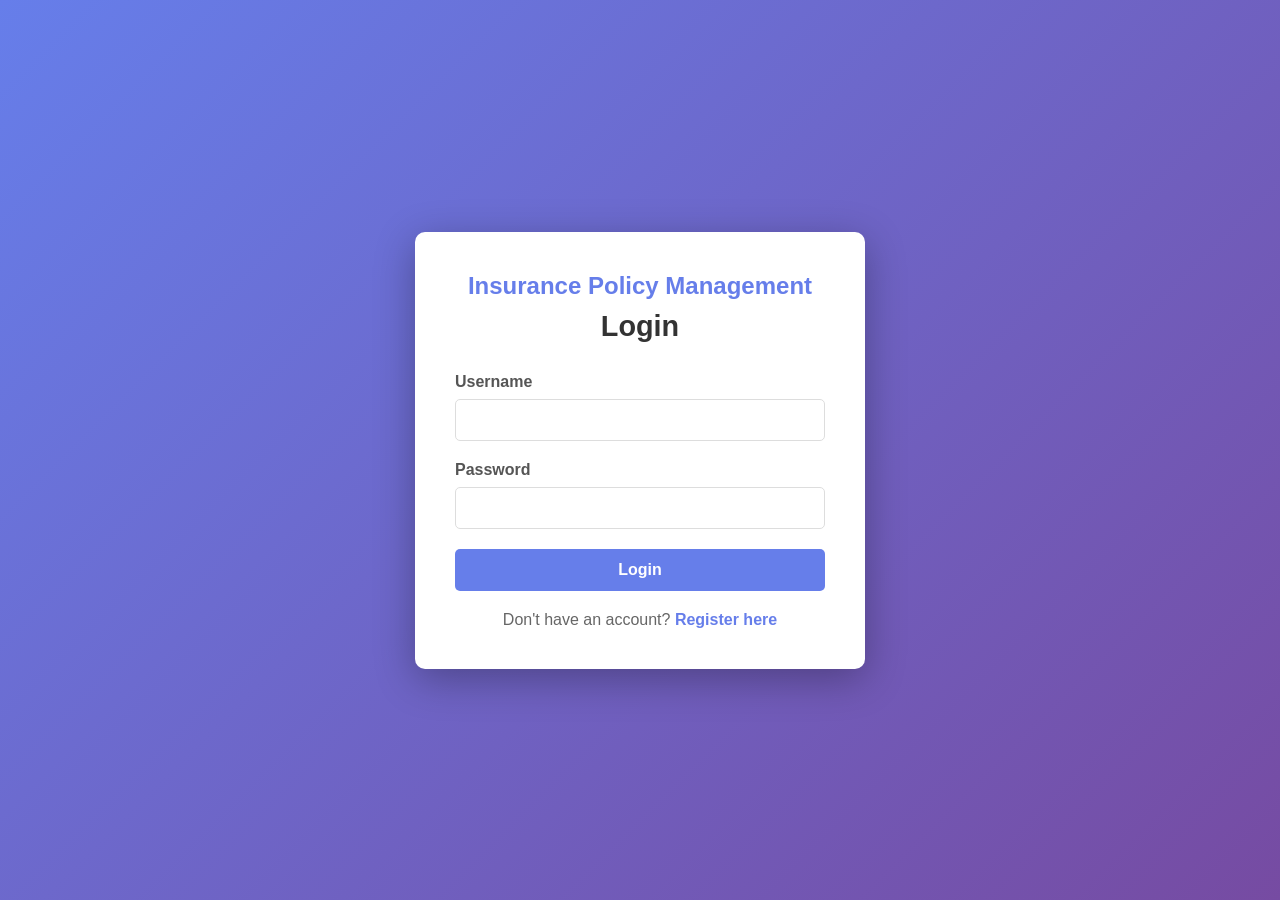
<file: frontend/index.html>
<!DOCTYPE html>
<html lang="en">
<head>
    <meta charset="UTF-8">
    <meta name="viewport" content="width=device-width, initial-scale=1.0">
    <title>Insurance Policy Management</title>
    <link rel="stylesheet" href="styles.css">
</head>
<body>
    <!-- Sidebar Navigation -->
    <aside class="sidebar">
        <div class="sidebar-header">
            <h2>📋 Policy Manager</h2>
        </div>
        <nav class="sidebar-nav">
            <a href="#" class="nav-item active" data-section="dashboard">
                <span class="icon">📊</span>
                <span>Dashboard</span>
            </a>
            <a href="#" class="nav-item" data-section="add-policy">
                <span class="icon">➕</span>
                <span>Add Policy</span>
            </a>
            <a href="#" class="nav-item" data-section="all-policies">
                <span class="icon">📄</span>
                <span>All Policies</span>
            </a>
        </nav>
        <div class="sidebar-footer">
            <div class="user-info">
                <div class="user-avatar">👤</div>
                <div class="user-details">
                    <span id="user-display" class="user-name"></span>
                    <span class="user-role">Administrator</span>
                </div>
            </div>
            <button class="btn-logout" onclick="logout()">
                <span>🚪</span> Logout
            </button>
        </div>
    </aside>

    <!-- Main Content -->
    <main class="main-content">
        <!-- Top Bar -->
        <header class="top-bar">
            <div class="page-title">
                <h1 id="page-title">Dashboard</h1>
                <p id="page-subtitle">Overview of your insurance policies</p>
            </div>
            <div class="top-actions">
                <button class="btn btn-icon" id="refresh-btn" title="Refresh">
                    🔄
                </button>
            </div>
        </header>

        <!-- Dashboard Section -->
        <section id="dashboard-section" class="content-section active">
            <div class="stats-grid">
                <div class="stat-card stat-primary">
                    <div class="stat-icon">📊</div>
                    <div class="stat-info">
                        <h3 id="total-policies">0</h3>
                        <p>Total Policies</p>
                    </div>
                </div>
                <div class="stat-card stat-success">
                    <div class="stat-icon">✅</div>
                    <div class="stat-info">
                        <h3 id="active-policies">0</h3>
                        <p>Active Policies</p>
                    </div>
                </div>
                <div class="stat-card stat-danger">
                    <div class="stat-icon">⚠️</div>
                    <div class="stat-info">
                        <h3 id="expired-policies">0</h3>
                        <p>Expired Policies</p>
                    </div>
                </div>
                <div class="stat-card stat-warning">
                    <div class="stat-icon">❌</div>
                    <div class="stat-info">
                        <h3 id="cancelled-policies">0</h3>
                        <p>Cancelled Policies</p>
                    </div>
                </div>
            </div>

            <div class="dashboard-content">
                <div class="card">
                    <div class="card-header">
                        <h3>Recent Policies</h3>
                        <a href="#" class="link" onclick="showSection('all-policies')">View All →</a>
                    </div>
                    <div class="card-body">
                        <div id="recent-policies" class="policy-list"></div>
                    </div>
                </div>
            </div>
        </section>

        <!-- Add Policy Section -->
        <section id="add-policy-section" class="content-section">
            <div class="card">
                <div class="card-header">
                    <h3 id="form-title">Add New Policy</h3>
                </div>
                <div class="card-body">
                    <div id="message" class="message"></div>
                    <form id="policy-form" class="modern-form">
                        <input type="hidden" id="policy-id">
                        
                        <div class="form-grid">
                            <div class="form-group">
                                <label for="holder-name">
                                    <span class="label-icon">👤</span>
                                    Policy Holder Name *
                                </label>
                                <input type="text" id="holder-name" placeholder="Enter holder name" required>
                            </div>

                            <div class="form-group">
                                <label for="policy-type">
                                    <span class="label-icon">📋</span>
                                    Policy Type *
                                </label>
                                <select id="policy-type" required>
                                    <option value="">Select Type</option>
                                    <option value="Life">🫀 Life Insurance</option>
                                    <option value="Health">🏥 Health Insurance</option>
                                    <option value="Vehicle">🚗 Vehicle Insurance</option>
                                    <option value="Property">🏠 Property Insurance</option>
                                </select>
                            </div>

                            <div class="form-group">
                                <label for="premium">
                                    <span class="label-icon">💰</span>
                                    Premium Amount *
                                </label>
                                <input type="number" id="premium" placeholder="0.00" step="0.01" min="0" required>
                            </div>

                            <div class="form-group">
                                <label for="status">
                                    <span class="label-icon">📌</span>
                                    Status *
                                </label>
                                <select id="status" required>
                                    <option value="">Select Status</option>
                                    <option value="Active">✅ Active</option>
                                    <option value="Expired">⚠️ Expired</option>
                                    <option value="Cancelled">❌ Cancelled</option>
                                </select>
                            </div>

                            <div class="form-group">
                                <label for="start-date">
                                    <span class="label-icon">📅</span>
                                    Start Date *
                                </label>
                                <input type="date" id="start-date" required>
                            </div>

                            <div class="form-group">
                                <label for="end-date">
                                    <span class="label-icon">📅</span>
                                    End Date *
                                </label>
                                <input type="date" id="end-date" required>
                            </div>
                        </div>

                        <div class="form-actions">
                            <button type="submit" class="btn btn-primary" id="submit-btn">
                                <span>💾</span> Save Policy
                            </button>
                            <button type="button" class="btn btn-secondary" id="cancel-btn">
                                <span>❌</span> Cancel
                            </button>
                        </div>
                    </form>
                </div>
            </div>
        </section>

        <!-- All Policies Section -->
        <section id="all-policies-section" class="content-section">
            <div class="card">
                <div class="card-header">
                    <h3>All Policies</h3>
                    <div class="header-actions">
                        <div class="search-box">
                            <input type="text" id="search-input" placeholder="🔍 Search by holder name...">
                            <button class="btn btn-search" id="search-btn">Search</button>
                        </div>
                        <select id="filter-status" class="filter-select">
                            <option value="">All Status</option>
                            <option value="Active">Active</option>
                            <option value="Expired">Expired</option>
                            <option value="Cancelled">Cancelled</option>
                        </select>
                    </div>
                </div>
                <div class="card-body">
                    <div class="table-container">
                        <table id="policy-table" class="modern-table">
                            <thead>
                                <tr>
                                    <th>ID</th>
                                    <th>Holder Name</th>
                                    <th>Type</th>
                                    <th>Premium</th>
                                    <th>Start Date</th>
                                    <th>End Date</th>
                                    <th>Status</th>
                                    <th>Actions</th>
                                </tr>
                            </thead>
                            <tbody id="policy-tbody">
                                <tr>
                                    <td colspan="8" class="no-data">
                                        <div class="empty-state">
                                            <span class="empty-icon">📋</span>
                                            <p>No policies found</p>
                                            <small>Add a new policy to get started</small>
                                        </div>
                                    </td>
                                </tr>
                            </tbody>
                        </table>
                    </div>
                </div>
            </div>
        </section>
    </main>

    <script src="app.js"></script>
</body>
</html>
</file>
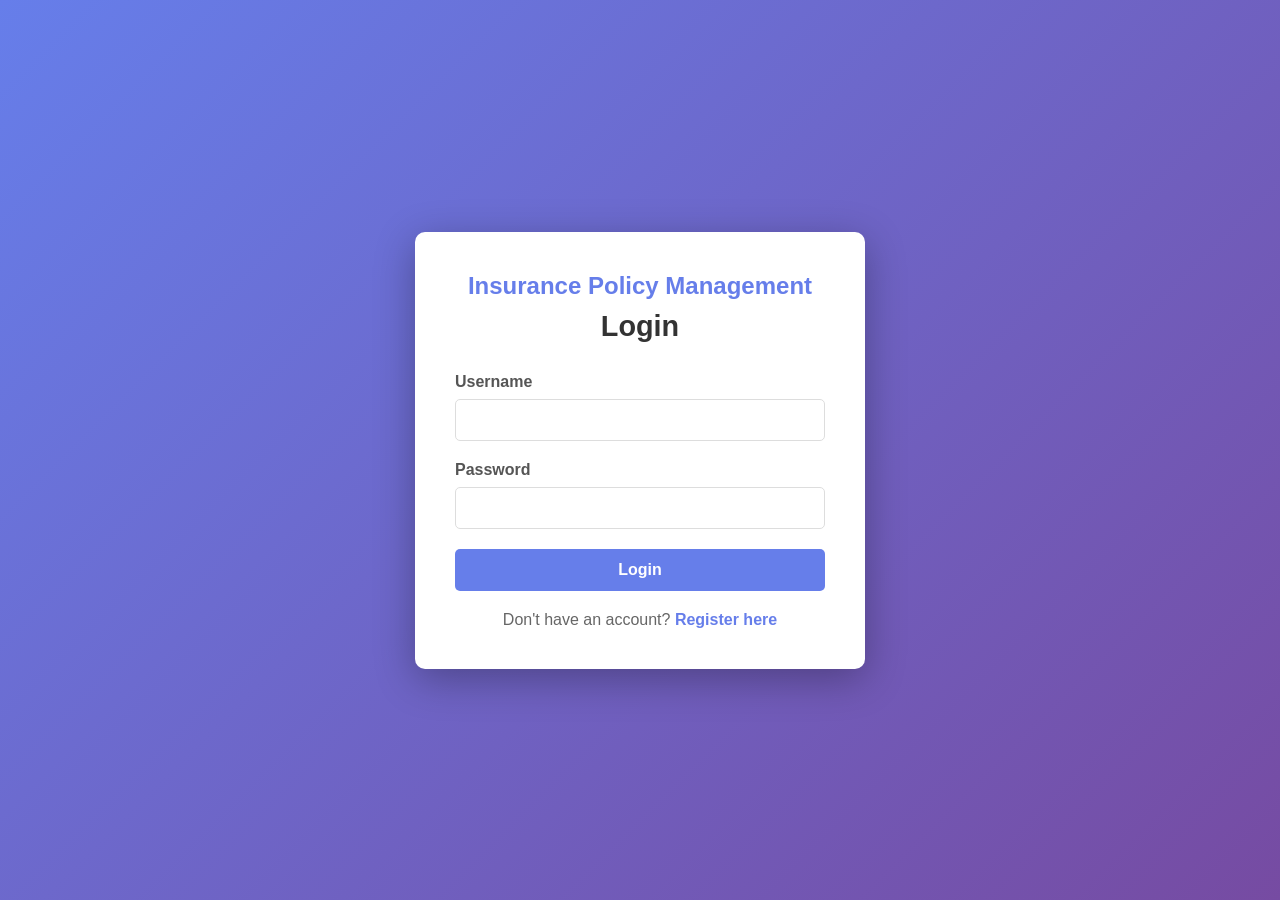
<file: frontend/login.html>
<!DOCTYPE html>
<html lang="en">
<head>
    <meta charset="UTF-8">
    <meta name="viewport" content="width=device-width, initial-scale=1.0">
    <title>Login - Insurance Policy Management</title>
    <link rel="stylesheet" href="auth-styles.css">
</head>
<body>
    <div class="auth-container">
        <div class="auth-box">
            <h1>Insurance Policy Management</h1>
            <h2>Login</h2>
            
            <div id="message" class="message"></div>
            
            <form id="login-form">
                <div class="form-group">
                    <label for="username">Username</label>
                    <input type="text" id="username" required>
                </div>
                
                <div class="form-group">
                    <label for="password">Password</label>
                    <input type="password" id="password" required>
                </div>
                
                <button type="submit" class="btn btn-primary">Login</button>
            </form>
            
            <p class="auth-link">
                Don't have an account? <a href="register.html">Register here</a>
            </p>
        </div>
    </div>
    
    <script src="auth.js"></script>
</body>
</html>
</file>
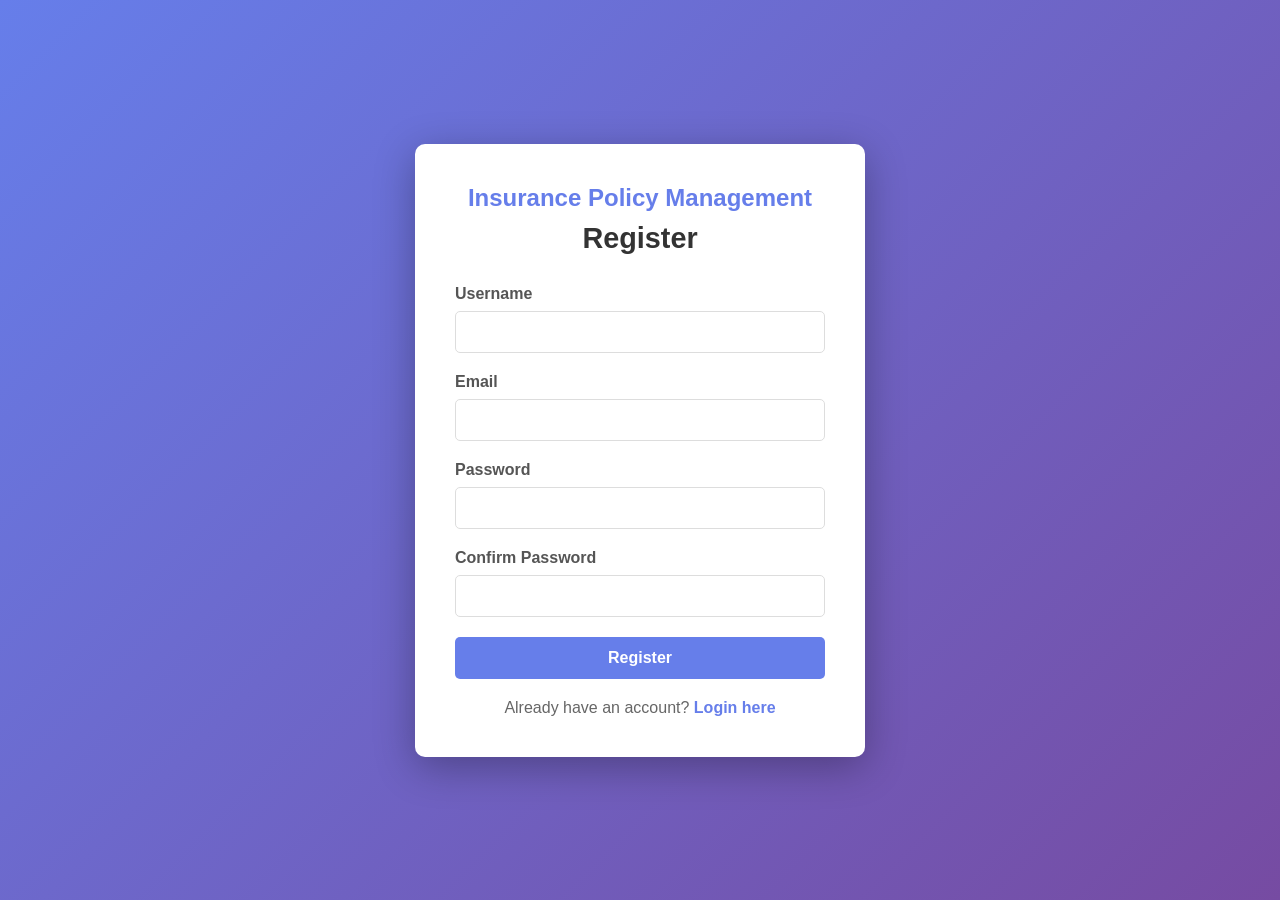
<file: frontend/register.html>
<!DOCTYPE html>
<html lang="en">
<head>
    <meta charset="UTF-8">
    <meta name="viewport" content="width=device-width, initial-scale=1.0">
    <title>Register - Insurance Policy Management</title>
    <link rel="stylesheet" href="auth-styles.css">
</head>
<body>
    <div class="auth-container">
        <div class="auth-box">
            <h1>Insurance Policy Management</h1>
            <h2>Register</h2>
            
            <div id="message" class="message"></div>
            
            <form id="register-form">
                <div class="form-group">
                    <label for="username">Username</label>
                    <input type="text" id="username" required minlength="3">
                </div>
                
                <div class="form-group">
                    <label for="email">Email</label>
                    <input type="email" id="email" required>
                </div>
                
                <div class="form-group">
                    <label for="password">Password</label>
                    <input type="password" id="password" required minlength="6">
                </div>
                
                <div class="form-group">
                    <label for="confirm-password">Confirm Password</label>
                    <input type="password" id="confirm-password" required>
                </div>
                
                <button type="submit" class="btn btn-primary">Register</button>
            </form>
            
            <p class="auth-link">
                Already have an account? <a href="login.html">Login here</a>
            </p>
        </div>
    </div>
    
    <script src="auth.js"></script>
</body>
</html>
</file>
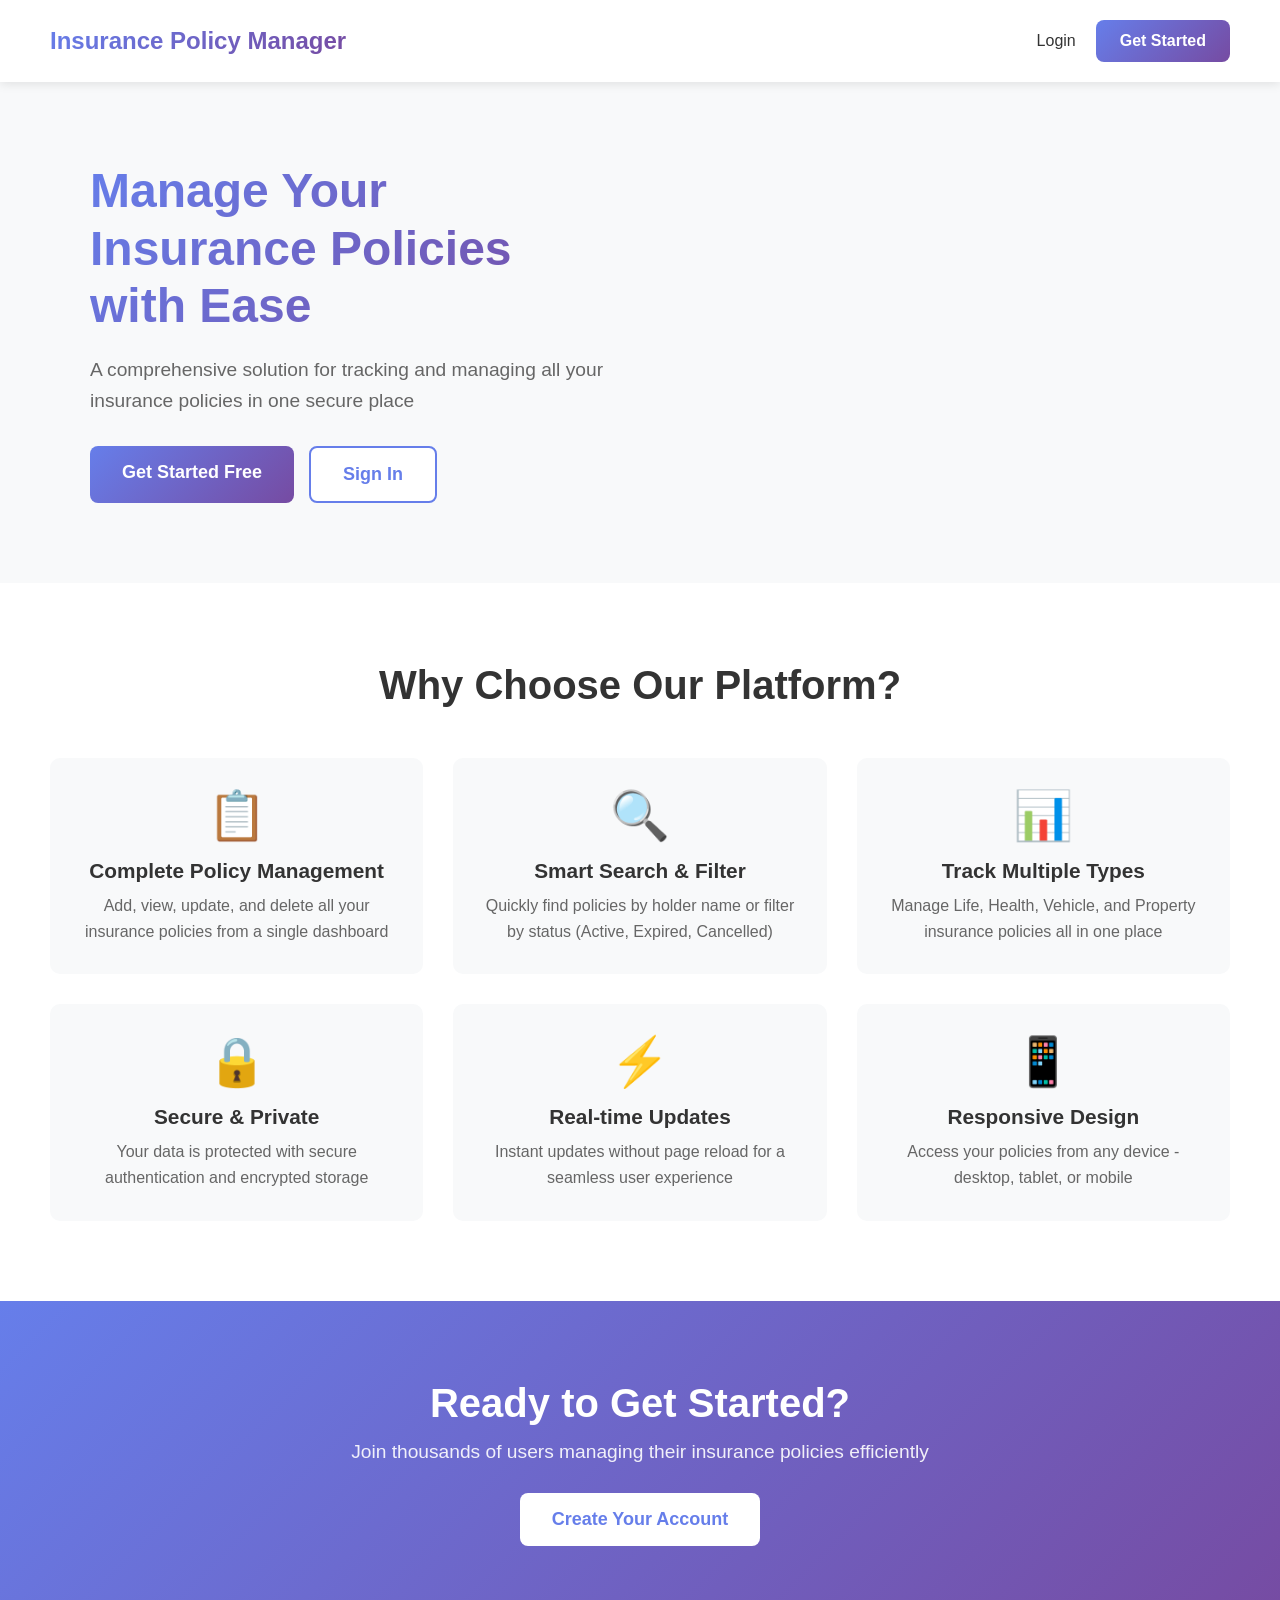
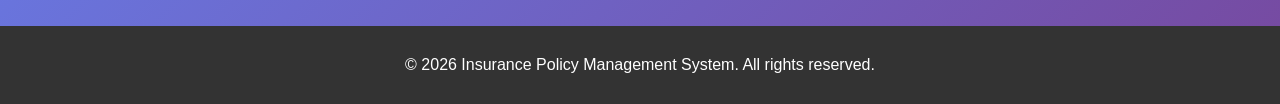
<file: frontend/welcome.html>
<!DOCTYPE html>
<html lang="en">
<head>
    <meta charset="UTF-8">
    <meta name="viewport" content="width=device-width, initial-scale=1.0">
    <title>Welcome - Insurance Policy Management System</title>
    <link rel="stylesheet" href="welcome-styles.css">
</head>
<body>
    <div class="welcome-container">
        <nav class="navbar">
            <div class="nav-brand">
                <h2>Insurance Policy Manager</h2>
            </div>
            <div class="nav-links">
                <a href="login.html" class="nav-link">Login</a>
                <a href="register.html" class="btn btn-primary">Get Started</a>
            </div>
        </nav>

        <section class="hero">
            <div class="hero-content">
                <h1>Manage Your Insurance Policies with Ease</h1>
                <p class="hero-subtitle">A comprehensive solution for tracking and managing all your insurance policies in one secure place</p>
                <div class="hero-buttons">
                    <a href="register.html" class="btn btn-large btn-primary">Get Started Free</a>
                    <a href="login.html" class="btn btn-large btn-secondary">Sign In</a>
                </div>
            </div>
        </section>

        <section class="features">
            <h2>Why Choose Our Platform?</h2>
            <div class="features-grid">
                <div class="feature-card">
                    <div class="feature-icon">📋</div>
                    <h3>Complete Policy Management</h3>
                    <p>Add, view, update, and delete all your insurance policies from a single dashboard</p>
                </div>
                <div class="feature-card">
                    <div class="feature-icon">🔍</div>
                    <h3>Smart Search & Filter</h3>
                    <p>Quickly find policies by holder name or filter by status (Active, Expired, Cancelled)</p>
                </div>
                <div class="feature-card">
                    <div class="feature-icon">📊</div>
                    <h3>Track Multiple Types</h3>
                    <p>Manage Life, Health, Vehicle, and Property insurance policies all in one place</p>
                </div>
                <div class="feature-card">
                    <div class="feature-icon">🔒</div>
                    <h3>Secure & Private</h3>
                    <p>Your data is protected with secure authentication and encrypted storage</p>
                </div>
                <div class="feature-card">
                    <div class="feature-icon">⚡</div>
                    <h3>Real-time Updates</h3>
                    <p>Instant updates without page reload for a seamless user experience</p>
                </div>
                <div class="feature-card">
                    <div class="feature-icon">📱</div>
                    <h3>Responsive Design</h3>
                    <p>Access your policies from any device - desktop, tablet, or mobile</p>
                </div>
            </div>
        </section>

        <section class="cta">
            <div class="cta-content">
                <h2>Ready to Get Started?</h2>
                <p>Join thousands of users managing their insurance policies efficiently</p>
                <a href="register.html" class="btn btn-large btn-white">Create Your Account</a>
            </div>
        </section>

        <footer>
            <p>&copy; 2026 Insurance Policy Management System. All rights reserved.</p>
        </footer>
    </div>
</body>
</html>
</file>
<file: frontend/styles.css>
* {
    margin: 0;
    padding: 0;
    box-sizing: border-box;
}

:root {
    --primary: #667eea;
    --primary-dark: #5568d3;
    --secondary: #764ba2;
    --success: #28a745;
    --danger: #dc3545;
    --warning: #ffc107;
    --info: #17a2b8;
    --light: #f8f9fa;
    --dark: #343a40;
    --sidebar-width: 260px;
}

body {
    font-family: 'Segoe UI', Tahoma, Geneva, Verdana, sans-serif;
    background: #f0f2f5;
    color: #333;
    display: flex;
    min-height: 100vh;
}

/* Sidebar */
.sidebar {
    width: var(--sidebar-width);
    background: linear-gradient(180deg, var(--primary) 0%, var(--secondary) 100%);
    color: white;
    display: flex;
    flex-direction: column;
    position: fixed;
    height: 100vh;
    left: 0;
    top: 0;
    box-shadow: 2px 0 10px rgba(0,0,0,0.1);
    z-index: 1000;
}

.sidebar-header {
    padding: 30px 20px;
    border-bottom: 1px solid rgba(255,255,255,0.1);
}

.sidebar-header h2 {
    font-size: 1.3rem;
    font-weight: 600;
}

.sidebar-nav {
    flex: 1;
    padding: 20px 0;
}

.nav-item {
    display: flex;
    align-items: center;
    gap: 15px;
    padding: 15px 25px;
    color: rgba(255,255,255,0.8);
    text-decoration: none;
    transition: all 0.3s;
    border-left: 3px solid transparent;
}

.nav-item:hover {
    background: rgba(255,255,255,0.1);
    color: white;
}

.nav-item.active {
    background: rgba(255,255,255,0.15);
    color: white;
    border-left-color: white;
}

.nav-item .icon {
    font-size: 1.3rem;
}

.sidebar-footer {
    padding: 20px;
    border-top: 1px solid rgba(255,255,255,0.1);
}

.user-info {
    display: flex;
    align-items: center;
    gap: 12px;
    margin-bottom: 15px;
    padding: 12px;
    background: rgba(255,255,255,0.1);
    border-radius: 8px;
}

.user-avatar {
    width: 40px;
    height: 40px;
    background: rgba(255,255,255,0.2);
    border-radius: 50%;
    display: flex;
    align-items: center;
    justify-content: center;
    font-size: 1.2rem;
}

.user-details {
    display: flex;
    flex-direction: column;
    gap: 2px;
}

.user-name {
    font-weight: 600;
    font-size: 0.9rem;
}

.user-role {
    font-size: 0.75rem;
    opacity: 0.8;
}

.btn-logout {
    width: 100%;
    padding: 10px;
    background: rgba(220, 53, 69, 0.9);
    color: white;
    border: none;
    border-radius: 6px;
    cursor: pointer;
    font-weight: 600;
    display: flex;
    align-items: center;
    justify-content: center;
    gap: 8px;
    transition: all 0.3s;
}

.btn-logout:hover {
    background: #c82333;
}

/* Main Content */
.main-content {
    margin-left: var(--sidebar-width);
    flex: 1;
    padding: 0;
}

.top-bar {
    background: white;
    padding: 25px 30px;
    box-shadow: 0 2px 4px rgba(0,0,0,0.05);
    display: flex;
    justify-content: space-between;
    align-items: center;
    position: sticky;
    top: 0;
    z-index: 100;
}

.page-title h1 {
    font-size: 1.8rem;
    color: var(--dark);
    margin-bottom: 5px;
}

.page-title p {
    color: #6c757d;
    font-size: 0.9rem;
}

.top-actions {
    display: flex;
    gap: 10px;
}

.btn-icon {
    width: 40px;
    height: 40px;
    border-radius: 8px;
    border: 1px solid #dee2e6;
    background: white;
    cursor: pointer;
    font-size: 1.2rem;
    transition: all 0.3s;
}

.btn-icon:hover {
    background: var(--light);
    border-color: var(--primary);
}

/* Content Sections */
.content-section {
    display: none;
    padding: 30px;
    animation: fadeIn 0.3s;
}

.content-section.active {
    display: block;
}

@keyframes fadeIn {
    from { opacity: 0; transform: translateY(10px); }
    to { opacity: 1; transform: translateY(0); }
}

/* Stats Grid */
.stats-grid {
    display: grid;
    grid-template-columns: repeat(auto-fit, minmax(250px, 1fr));
    gap: 20px;
    margin-bottom: 30px;
}

.stat-card {
    background: white;
    padding: 25px;
    border-radius: 12px;
    box-shadow: 0 2px 8px rgba(0,0,0,0.08);
    display: flex;
    align-items: center;
    gap: 20px;
    transition: transform 0.3s, box-shadow 0.3s;
}

.stat-card:hover {
    transform: translateY(-5px);
    box-shadow: 0 4px 12px rgba(0,0,0,0.12);
}

.stat-icon {
    width: 60px;
    height: 60px;
    border-radius: 12px;
    display: flex;
    align-items: center;
    justify-content: center;
    font-size: 2rem;
}

.stat-primary .stat-icon {
    background: linear-gradient(135deg, var(--primary), var(--secondary));
}

.stat-success .stat-icon {
    background: linear-gradient(135deg, #28a745, #20c997);
}

.stat-danger .stat-icon {
    background: linear-gradient(135deg, #dc3545, #e83e8c);
}

.stat-warning .stat-icon {
    background: linear-gradient(135deg, #ffc107, #fd7e14);
}

.stat-info h3 {
    font-size: 2rem;
    color: var(--dark);
    margin-bottom: 5px;
}

.stat-info p {
    color: #6c757d;
    font-size: 0.9rem;
}

/* Card */
.card {
    background: white;
    border-radius: 12px;
    box-shadow: 0 2px 8px rgba(0,0,0,0.08);
    margin-bottom: 20px;
    overflow: hidden;
}

.card-header {
    padding: 20px 25px;
    border-bottom: 1px solid #e9ecef;
    display: flex;
    justify-content: space-between;
    align-items: center;
}

.card-header h3 {
    font-size: 1.2rem;
    color: var(--dark);
}

.link {
    color: var(--primary);
    text-decoration: none;
    font-weight: 500;
    transition: color 0.3s;
}

.link:hover {
    color: var(--primary-dark);
}

.card-body {
    padding: 25px;
}

/* Form */
.modern-form {
    max-width: 100%;
}

.form-grid {
    display: grid;
    grid-template-columns: repeat(auto-fit, minmax(280px, 1fr));
    gap: 20px;
    margin-bottom: 25px;
}

.form-group {
    display: flex;
    flex-direction: column;
    gap: 8px;
}

.form-group label {
    font-weight: 600;
    color: var(--dark);
    display: flex;
    align-items: center;
    gap: 8px;
}

.label-icon {
    font-size: 1.1rem;
}

.form-group input,
.form-group select {
    padding: 12px 15px;
    border: 2px solid #e9ecef;
    border-radius: 8px;
    font-size: 14px;
    transition: all 0.3s;
}

.form-group input:focus,
.form-group select:focus {
    outline: none;
    border-color: var(--primary);
    box-shadow: 0 0 0 3px rgba(102, 126, 234, 0.1);
}

.form-actions {
    display: flex;
    gap: 15px;
    justify-content: flex-end;
}

.btn {
    padding: 12px 24px;
    border: none;
    border-radius: 8px;
    cursor: pointer;
    font-size: 14px;
    font-weight: 600;
    transition: all 0.3s;
    display: inline-flex;
    align-items: center;
    gap: 8px;
}

.btn-primary {
    background: linear-gradient(135deg, var(--primary), var(--secondary));
    color: white;
}

.btn-primary:hover {
    transform: translateY(-2px);
    box-shadow: 0 4px 12px rgba(102, 126, 234, 0.3);
}

.btn-secondary {
    background: #6c757d;
    color: white;
}

.btn-secondary:hover {
    background: #5a6268;
}

.btn-search {
    background: var(--success);
    color: white;
}

.btn-search:hover {
    background: #218838;
}

/* Header Actions */
.header-actions {
    display: flex;
    gap: 15px;
    align-items: center;
    flex-wrap: wrap;
}

.search-box {
    display: flex;
    gap: 10px;
}

.search-box input {
    padding: 10px 15px;
    border: 2px solid #e9ecef;
    border-radius: 8px;
    min-width: 250px;
}

.filter-select {
    padding: 10px 15px;
    border: 2px solid #e9ecef;
    border-radius: 8px;
    cursor: pointer;
}

/* Table */
.table-container {
    overflow-x: auto;
}

.modern-table {
    width: 100%;
    border-collapse: separate;
    border-spacing: 0;
}

.modern-table thead {
    background: linear-gradient(135deg, var(--primary), var(--secondary));
    color: white;
}

.modern-table th {
    padding: 15px;
    text-align: left;
    font-weight: 600;
    font-size: 0.9rem;
}

.modern-table th:first-child {
    border-radius: 8px 0 0 0;
}

.modern-table th:last-child {
    border-radius: 0 8px 0 0;
}

.modern-table td {
    padding: 15px;
    border-bottom: 1px solid #e9ecef;
}

.modern-table tbody tr {
    transition: background 0.3s;
}

.modern-table tbody tr:hover {
    background: #f8f9fa;
}

.modern-table tbody tr.expired {
    background: #ffe6e6;
}

.modern-table tbody tr.expired:hover {
    background: #ffd6d6;
}

.action-btn {
    padding: 6px 12px;
    margin-right: 5px;
    border: none;
    border-radius: 6px;
    cursor: pointer;
    font-size: 12px;
    font-weight: 600;
    transition: all 0.3s;
}

.edit-btn {
    background: #ffc107;
    color: #000;
}

.edit-btn:hover {
    background: #e0a800;
    transform: translateY(-2px);
}

.delete-btn {
    background: #dc3545;
    color: white;
}

.delete-btn:hover {
    background: #c82333;
    transform: translateY(-2px);
}

/* Message */
.message {
    padding: 12px 15px;
    margin-bottom: 20px;
    border-radius: 8px;
    display: none;
    font-weight: 500;
}

.message.success {
    background: #d4edda;
    color: #155724;
    border: 1px solid #c3e6cb;
    display: block;
}

.message.error {
    background: #f8d7da;
    color: #721c24;
    border: 1px solid #f5c6cb;
    display: block;
}

/* Empty State */
.empty-state {
    text-align: center;
    padding: 40px 20px;
}

.empty-icon {
    font-size: 4rem;
    display: block;
    margin-bottom: 15px;
    opacity: 0.5;
}

.empty-state p {
    font-size: 1.1rem;
    color: var(--dark);
    margin-bottom: 5px;
}

.empty-state small {
    color: #6c757d;
}

/* Policy List */
.policy-list {
    display: flex;
    flex-direction: column;
    gap: 15px;
}

.policy-item {
    padding: 15px;
    border: 1px solid #e9ecef;
    border-radius: 8px;
    display: flex;
    justify-content: space-between;
    align-items: center;
    transition: all 0.3s;
}

.policy-item:hover {
    border-color: var(--primary);
    box-shadow: 0 2px 8px rgba(102, 126, 234, 0.1);
}

.policy-info h4 {
    color: var(--dark);
    margin-bottom: 5px;
}

.policy-info p {
    color: #6c757d;
    font-size: 0.9rem;
}

.policy-badge {
    padding: 6px 12px;
    border-radius: 20px;
    font-size: 0.85rem;
    font-weight: 600;
}

.badge-active {
    background: #d4edda;
    color: #155724;
}

.badge-expired {
    background: #f8d7da;
    color: #721c24;
}

.badge-cancelled {
    background: #fff3cd;
    color: #856404;
}

/* Responsive */
@media (max-width: 768px) {
    .sidebar {
        width: 70px;
    }
    
    .sidebar-header h2,
    .nav-item span:not(.icon),
    .user-details,
    .btn-logout span {
        display: none;
    }
    
    .main-content {
        margin-left: 70px;
    }
    
    .stats-grid {
        grid-template-columns: 1fr;
    }
    
    .form-grid {
        grid-template-columns: 1fr;
    }
    
    .header-actions {
        flex-direction: column;
        align-items: stretch;
    }
    
    .search-box {
        flex-direction: column;
    }
    
    .search-box input {
        min-width: 100%;
    }
}
</file>
<file: frontend/auth-styles.css>
* {
    margin: 0;
    padding: 0;
    box-sizing: border-box;
}

body {
    font-family: 'Segoe UI', Tahoma, Geneva, Verdana, sans-serif;
    background: linear-gradient(135deg, #667eea 0%, #764ba2 100%);
    min-height: 100vh;
    display: flex;
    justify-content: center;
    align-items: center;
    padding: 20px;
}

.auth-container {
    width: 100%;
    max-width: 450px;
}

.auth-box {
    background: white;
    border-radius: 10px;
    box-shadow: 0 10px 40px rgba(0,0,0,0.3);
    padding: 40px;
}

.auth-box h1 {
    color: #667eea;
    font-size: 1.5rem;
    text-align: center;
    margin-bottom: 10px;
}

.auth-box h2 {
    color: #333;
    font-size: 1.8rem;
    text-align: center;
    margin-bottom: 30px;
}

.form-group {
    margin-bottom: 20px;
}

.form-group label {
    display: block;
    margin-bottom: 8px;
    font-weight: 600;
    color: #555;
}

.form-group input {
    width: 100%;
    padding: 12px;
    border: 1px solid #ddd;
    border-radius: 5px;
    font-size: 14px;
    transition: border-color 0.3s;
}

.form-group input:focus {
    outline: none;
    border-color: #667eea;
    box-shadow: 0 0 0 3px rgba(102, 126, 234, 0.1);
}

.btn {
    width: 100%;
    padding: 12px;
    border: none;
    border-radius: 5px;
    cursor: pointer;
    font-size: 16px;
    font-weight: 600;
    transition: all 0.3s;
}

.btn-primary {
    background: #667eea;
    color: white;
}

.btn-primary:hover {
    background: #5568d3;
    transform: translateY(-2px);
    box-shadow: 0 5px 15px rgba(102, 126, 234, 0.3);
}

.auth-link {
    text-align: center;
    margin-top: 20px;
    color: #666;
}

.auth-link a {
    color: #667eea;
    text-decoration: none;
    font-weight: 600;
}

.auth-link a:hover {
    text-decoration: underline;
}

.message {
    padding: 12px;
    margin-bottom: 20px;
    border-radius: 5px;
    display: none;
    text-align: center;
}

.message.success {
    background: #d4edda;
    color: #155724;
    border: 1px solid #c3e6cb;
    display: block;
}

.message.error {
    background: #f8d7da;
    color: #721c24;
    border: 1px solid #f5c6cb;
    display: block;
}
</file>
<file: frontend/welcome-styles.css>
* {
    margin: 0;
    padding: 0;
    box-sizing: border-box;
}

body {
    font-family: 'Segoe UI', Tahoma, Geneva, Verdana, sans-serif;
    background: #f8f9fa;
    color: #333;
}

.welcome-container {
    min-height: 100vh;
}

/* Navbar */
.navbar {
    background: white;
    padding: 20px 50px;
    display: flex;
    justify-content: space-between;
    align-items: center;
    box-shadow: 0 2px 10px rgba(0,0,0,0.1);
    position: sticky;
    top: 0;
    z-index: 100;
}

.nav-brand h2 {
    background: linear-gradient(135deg, #667eea 0%, #764ba2 100%);
    -webkit-background-clip: text;
    -webkit-text-fill-color: transparent;
    background-clip: text;
}

.nav-links {
    display: flex;
    gap: 20px;
    align-items: center;
}

.nav-link {
    color: #333;
    text-decoration: none;
    font-weight: 500;
    transition: color 0.3s;
}

.nav-link:hover {
    color: #667eea;
}

/* Hero Section */
.hero {
    display: grid;
    grid-template-columns: 1fr 1fr;
    gap: 50px;
    padding: 80px 50px;
    max-width: 1200px;
    margin: 0 auto;
    align-items: center;
}

.hero-content h1 {
    font-size: 3rem;
    line-height: 1.2;
    margin-bottom: 20px;
    background: linear-gradient(135deg, #667eea 0%, #764ba2 100%);
    -webkit-background-clip: text;
    -webkit-text-fill-color: transparent;
    background-clip: text;
}

.hero-subtitle {
    font-size: 1.2rem;
    color: #666;
    margin-bottom: 30px;
    line-height: 1.6;
}

.hero-buttons {
    display: flex;
    gap: 15px;
}

.btn {
    padding: 12px 24px;
    border: none;
    border-radius: 8px;
    cursor: pointer;
    font-size: 16px;
    font-weight: 600;
    text-decoration: none;
    display: inline-block;
    transition: all 0.3s;
}

.btn-large {
    padding: 16px 32px;
    font-size: 18px;
}

.btn-primary {
    background: linear-gradient(135deg, #667eea 0%, #764ba2 100%);
    color: white;
}

.btn-primary:hover {
    transform: translateY(-2px);
    box-shadow: 0 10px 25px rgba(102, 126, 234, 0.3);
}

.btn-secondary {
    background: white;
    color: #667eea;
    border: 2px solid #667eea;
}

.btn-secondary:hover {
    background: #667eea;
    color: white;
}

.btn-white {
    background: white;
    color: #667eea;
}

.btn-white:hover {
    transform: translateY(-2px);
    box-shadow: 0 10px 25px rgba(255, 255, 255, 0.3);
}

/* Hero Demo Card */
.card-demo {
    background: white;
    border-radius: 15px;
    box-shadow: 0 20px 60px rgba(0,0,0,0.15);
    overflow: hidden;
    animation: float 3s ease-in-out infinite;
}

@keyframes float {
    0%, 100% { transform: translateY(0); }
    50% { transform: translateY(-20px); }
}

.demo-header {
    background: linear-gradient(135deg, #667eea 0%, #764ba2 100%);
    padding: 15px;
    display: flex;
    gap: 8px;
}

.demo-dot {
    width: 12px;
    height: 12px;
    border-radius: 50%;
    background: rgba(255,255,255,0.5);
}

.demo-content {
    padding: 20px;
}

.demo-item {
    display: flex;
    align-items: center;
    gap: 15px;
    padding: 15px;
    border-bottom: 1px solid #f0f0f0;
}

.demo-item:last-child {
    border-bottom: none;
}

.demo-icon {
    font-size: 2rem;
}

.demo-text {
    display: flex;
    flex-direction: column;
    gap: 5px;
}

.demo-text strong {
    color: #333;
}

.demo-text span {
    color: #28a745;
    font-size: 0.9rem;
}

.demo-item:last-child .demo-text span {
    color: #dc3545;
}

/* Features Section */
.features {
    padding: 80px 50px;
    background: white;
    text-align: center;
}

.features h2 {
    font-size: 2.5rem;
    margin-bottom: 50px;
    color: #333;
}

.features-grid {
    display: grid;
    grid-template-columns: repeat(auto-fit, minmax(300px, 1fr));
    gap: 30px;
    max-width: 1200px;
    margin: 0 auto;
}

.feature-card {
    background: #f8f9fa;
    padding: 30px;
    border-radius: 10px;
    transition: transform 0.3s, box-shadow 0.3s;
}

.feature-card:hover {
    transform: translateY(-5px);
    box-shadow: 0 10px 30px rgba(0,0,0,0.1);
}

.feature-icon {
    font-size: 3rem;
    margin-bottom: 15px;
}

.feature-card h3 {
    font-size: 1.3rem;
    margin-bottom: 10px;
    color: #333;
}

.feature-card p {
    color: #666;
    line-height: 1.6;
}

/* CTA Section */
.cta {
    background: linear-gradient(135deg, #667eea 0%, #764ba2 100%);
    padding: 80px 50px;
    text-align: center;
    color: white;
}

.cta-content h2 {
    font-size: 2.5rem;
    margin-bottom: 15px;
}

.cta-content p {
    font-size: 1.2rem;
    margin-bottom: 30px;
    opacity: 0.9;
}

/* Footer */
footer {
    background: #333;
    color: white;
    text-align: center;
    padding: 30px;
}

/* Responsive */
@media (max-width: 768px) {
    .navbar {
        padding: 15px 20px;
        flex-direction: column;
        gap: 15px;
    }
    
    .hero {
        grid-template-columns: 1fr;
        padding: 40px 20px;
    }
    
    .hero-content h1 {
        font-size: 2rem;
    }
    
    .hero-buttons {
        flex-direction: column;
    }
    
    .features {
        padding: 40px 20px;
    }
    
    .features h2 {
        font-size: 2rem;
    }
    
    .features-grid {
        grid-template-columns: 1fr;
    }
    
    .cta {
        padding: 40px 20px;
    }
    
    .cta-content h2 {
        font-size: 2rem;
    }
}
</file>
